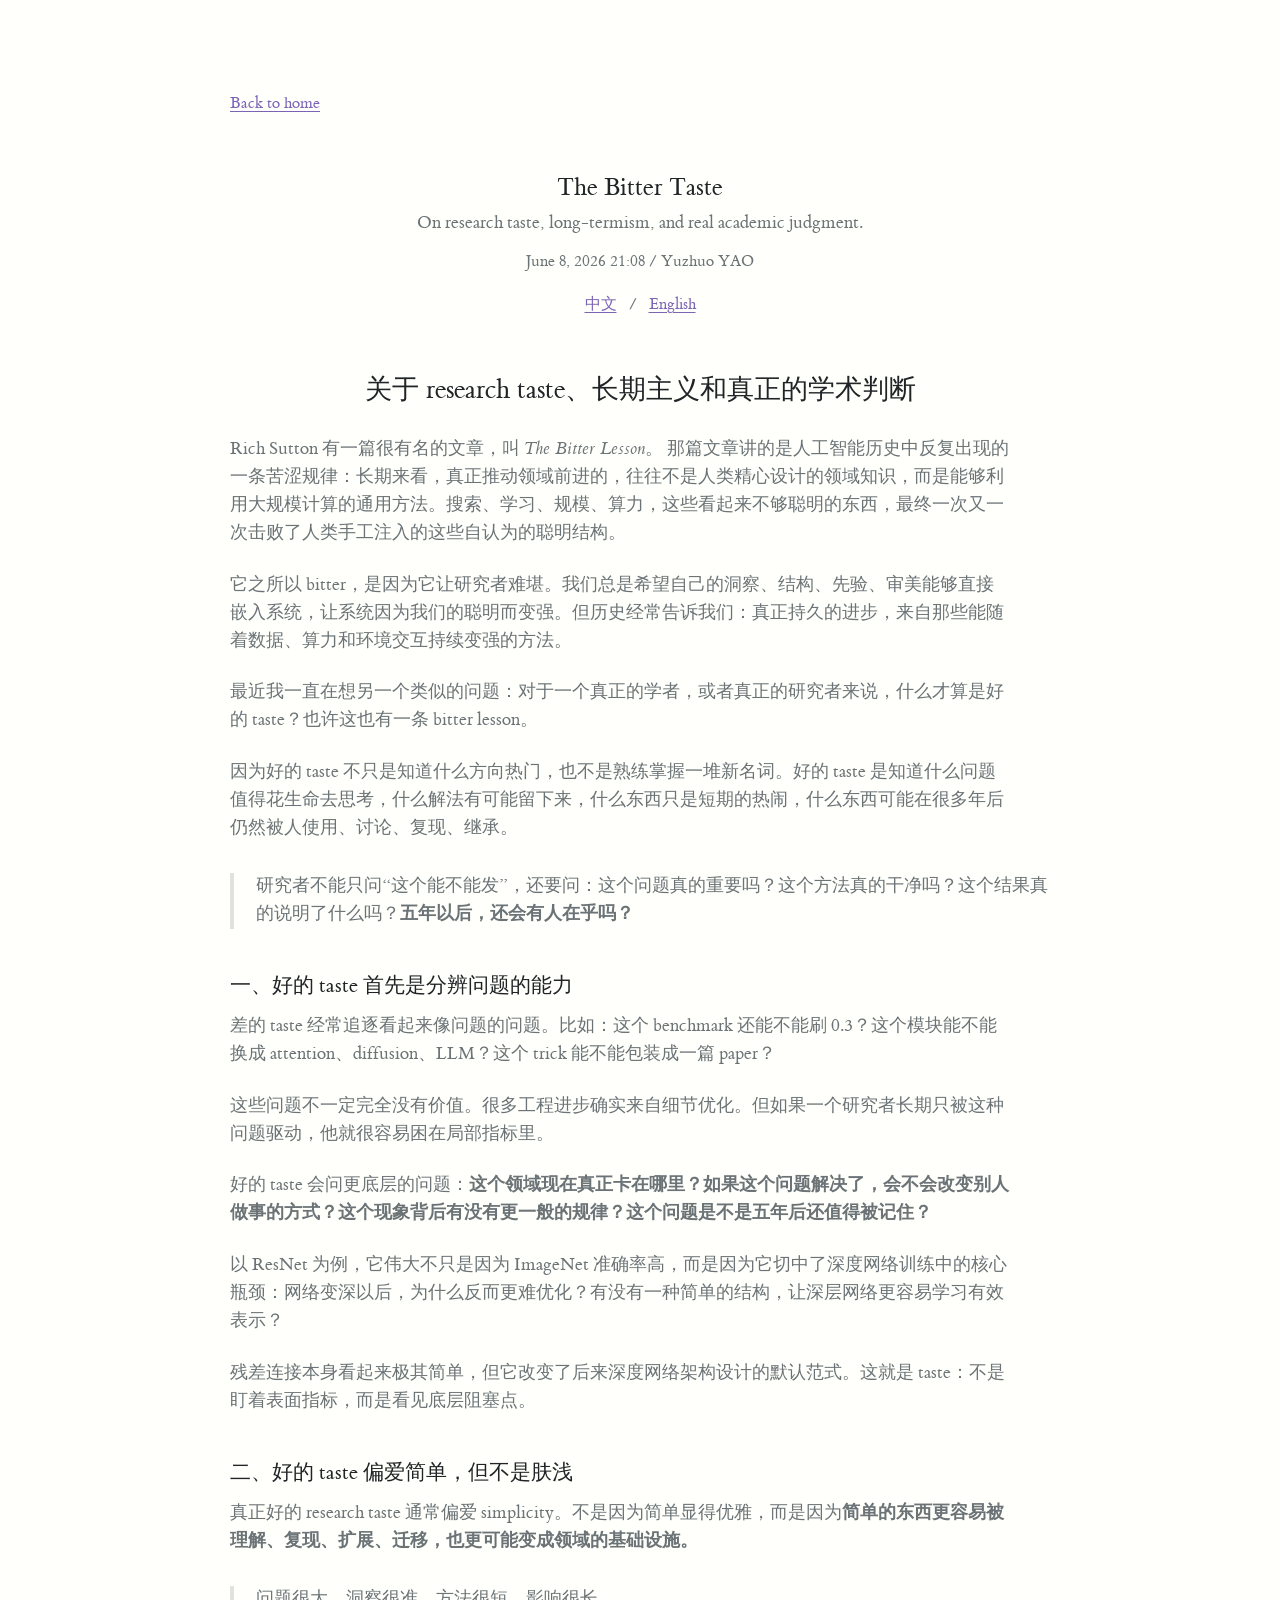
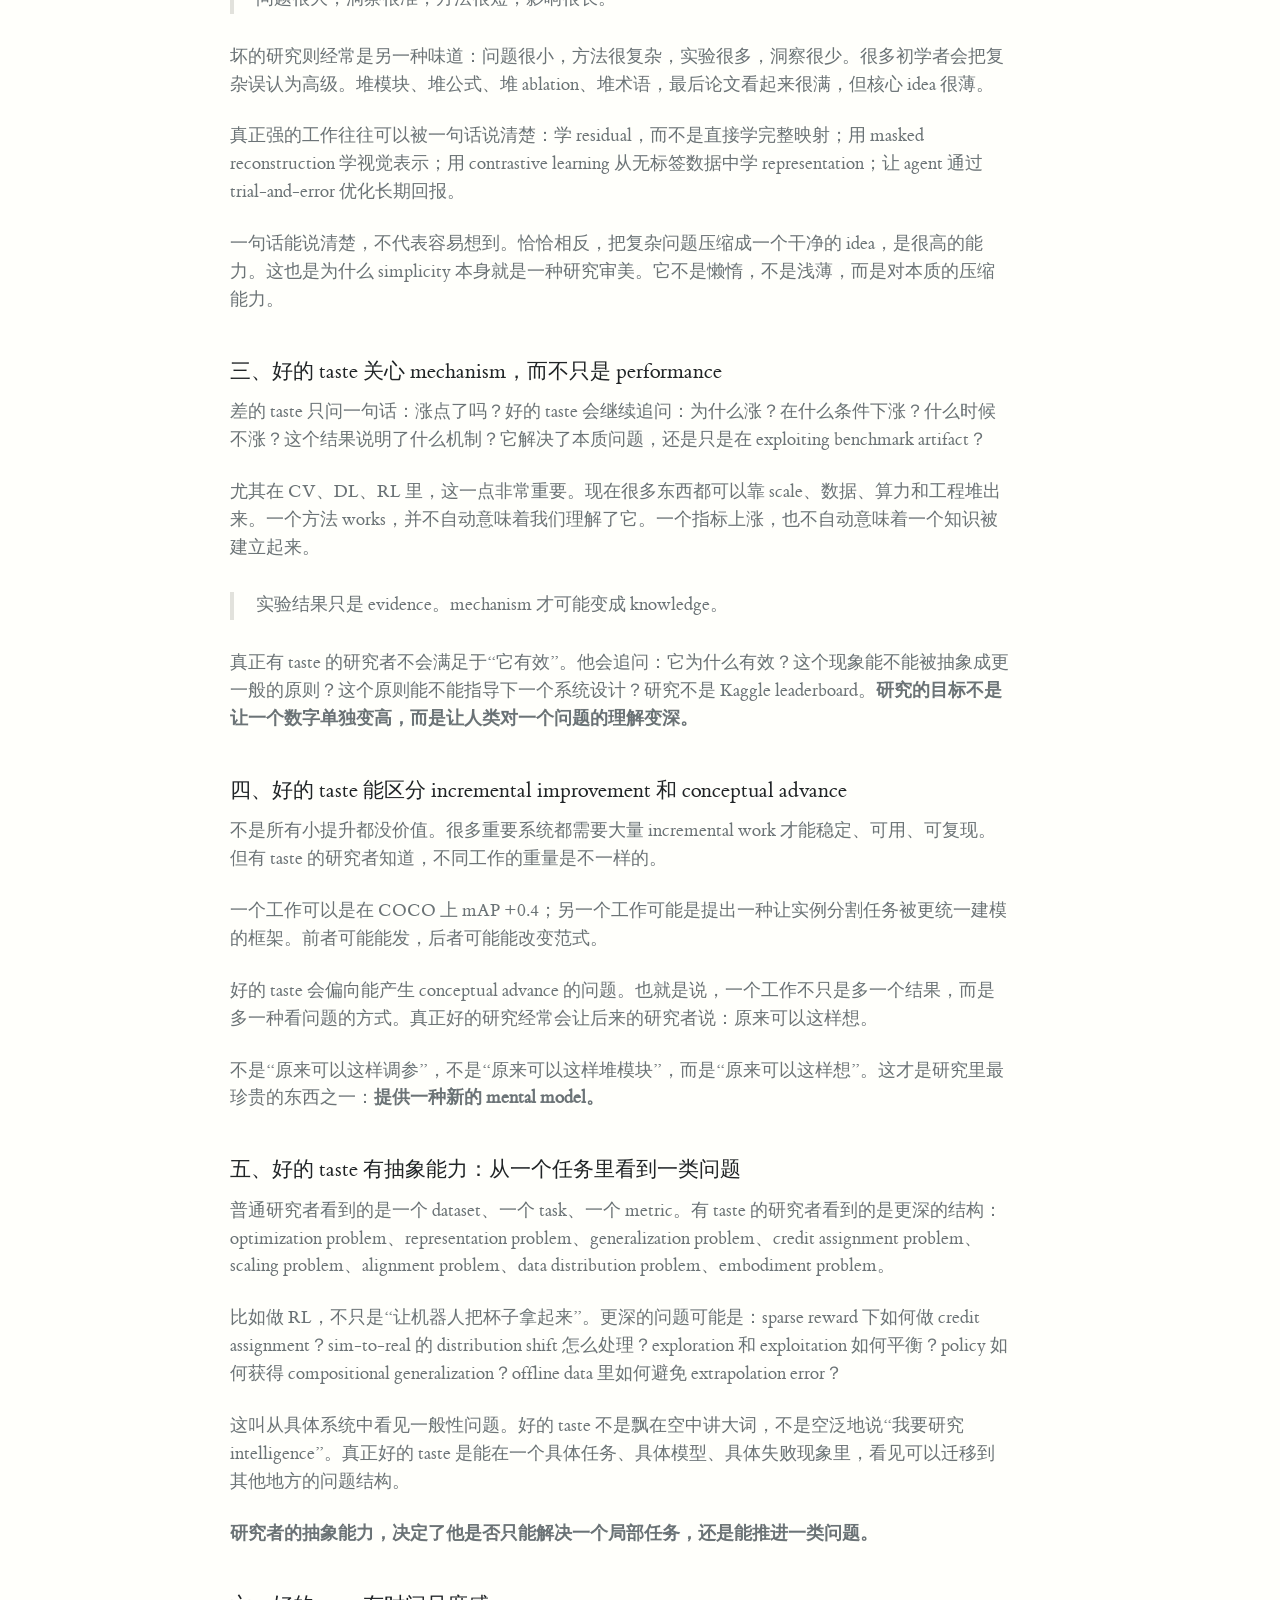
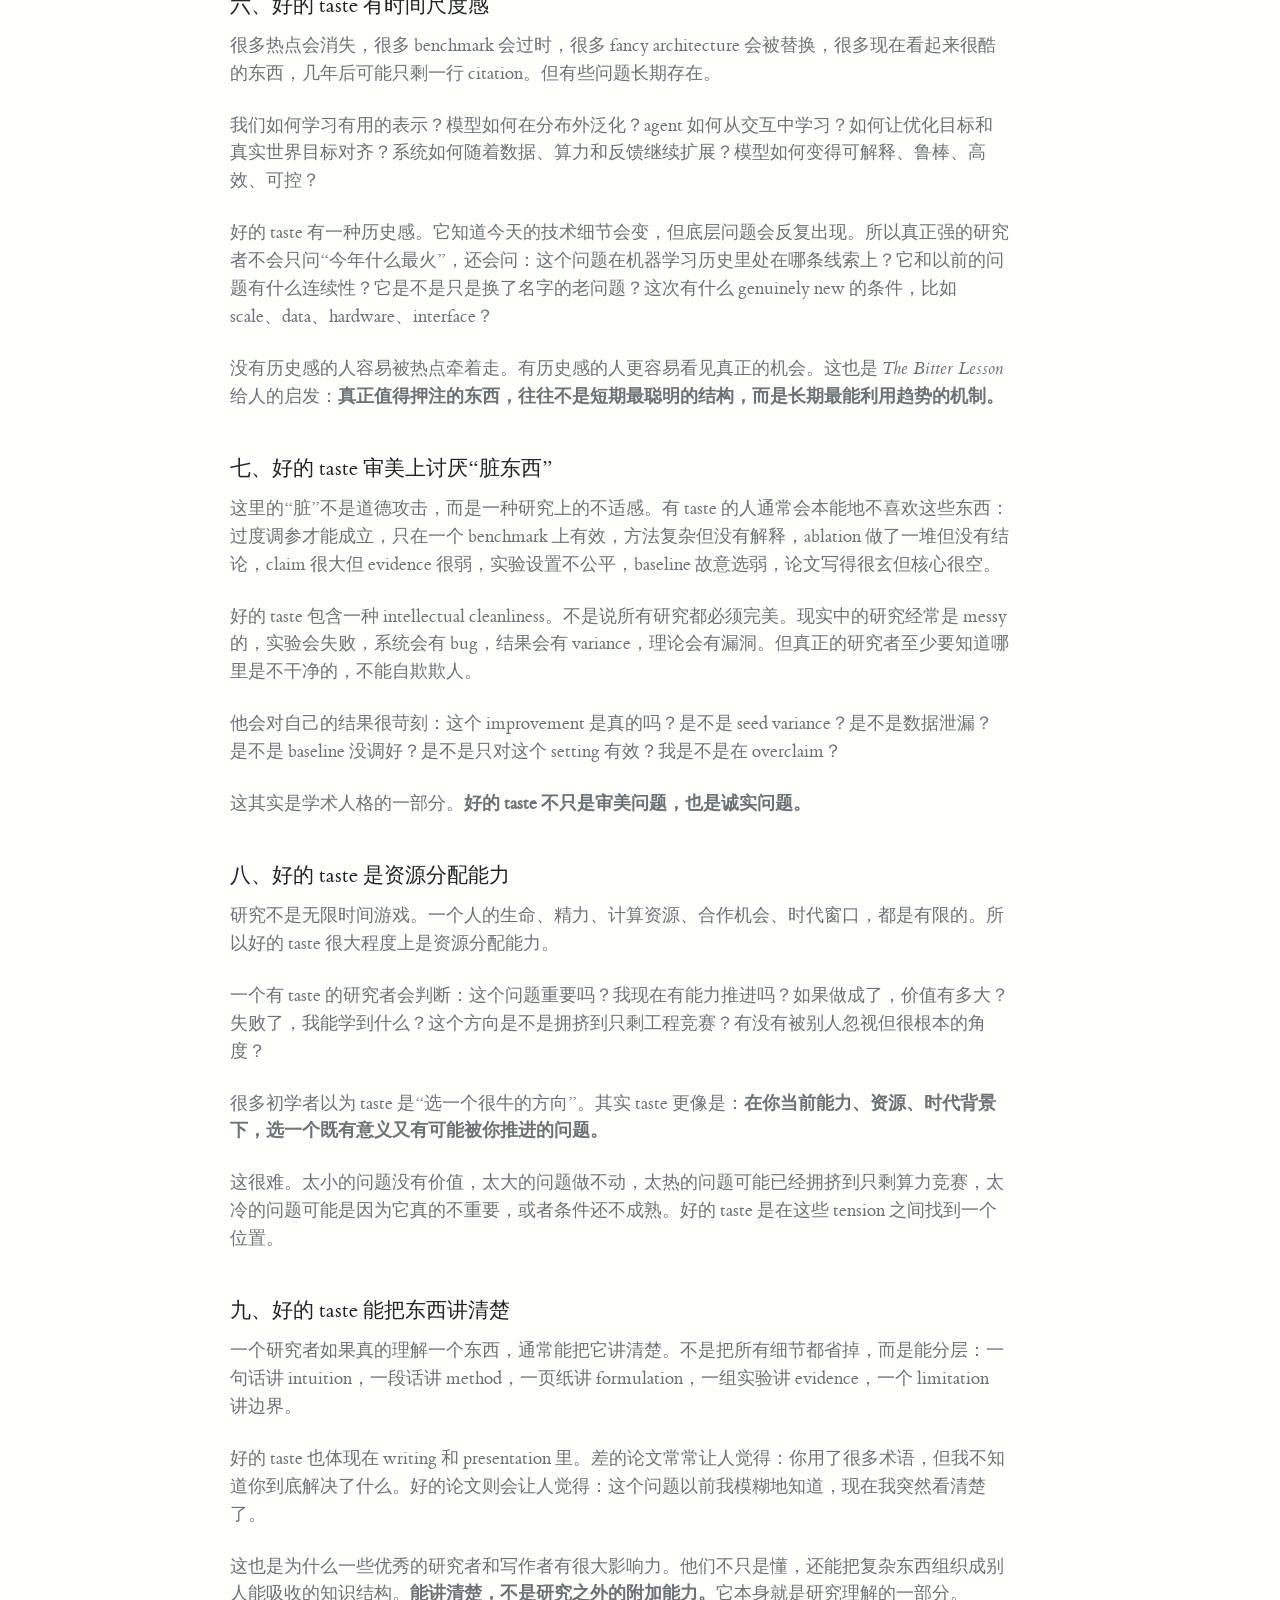
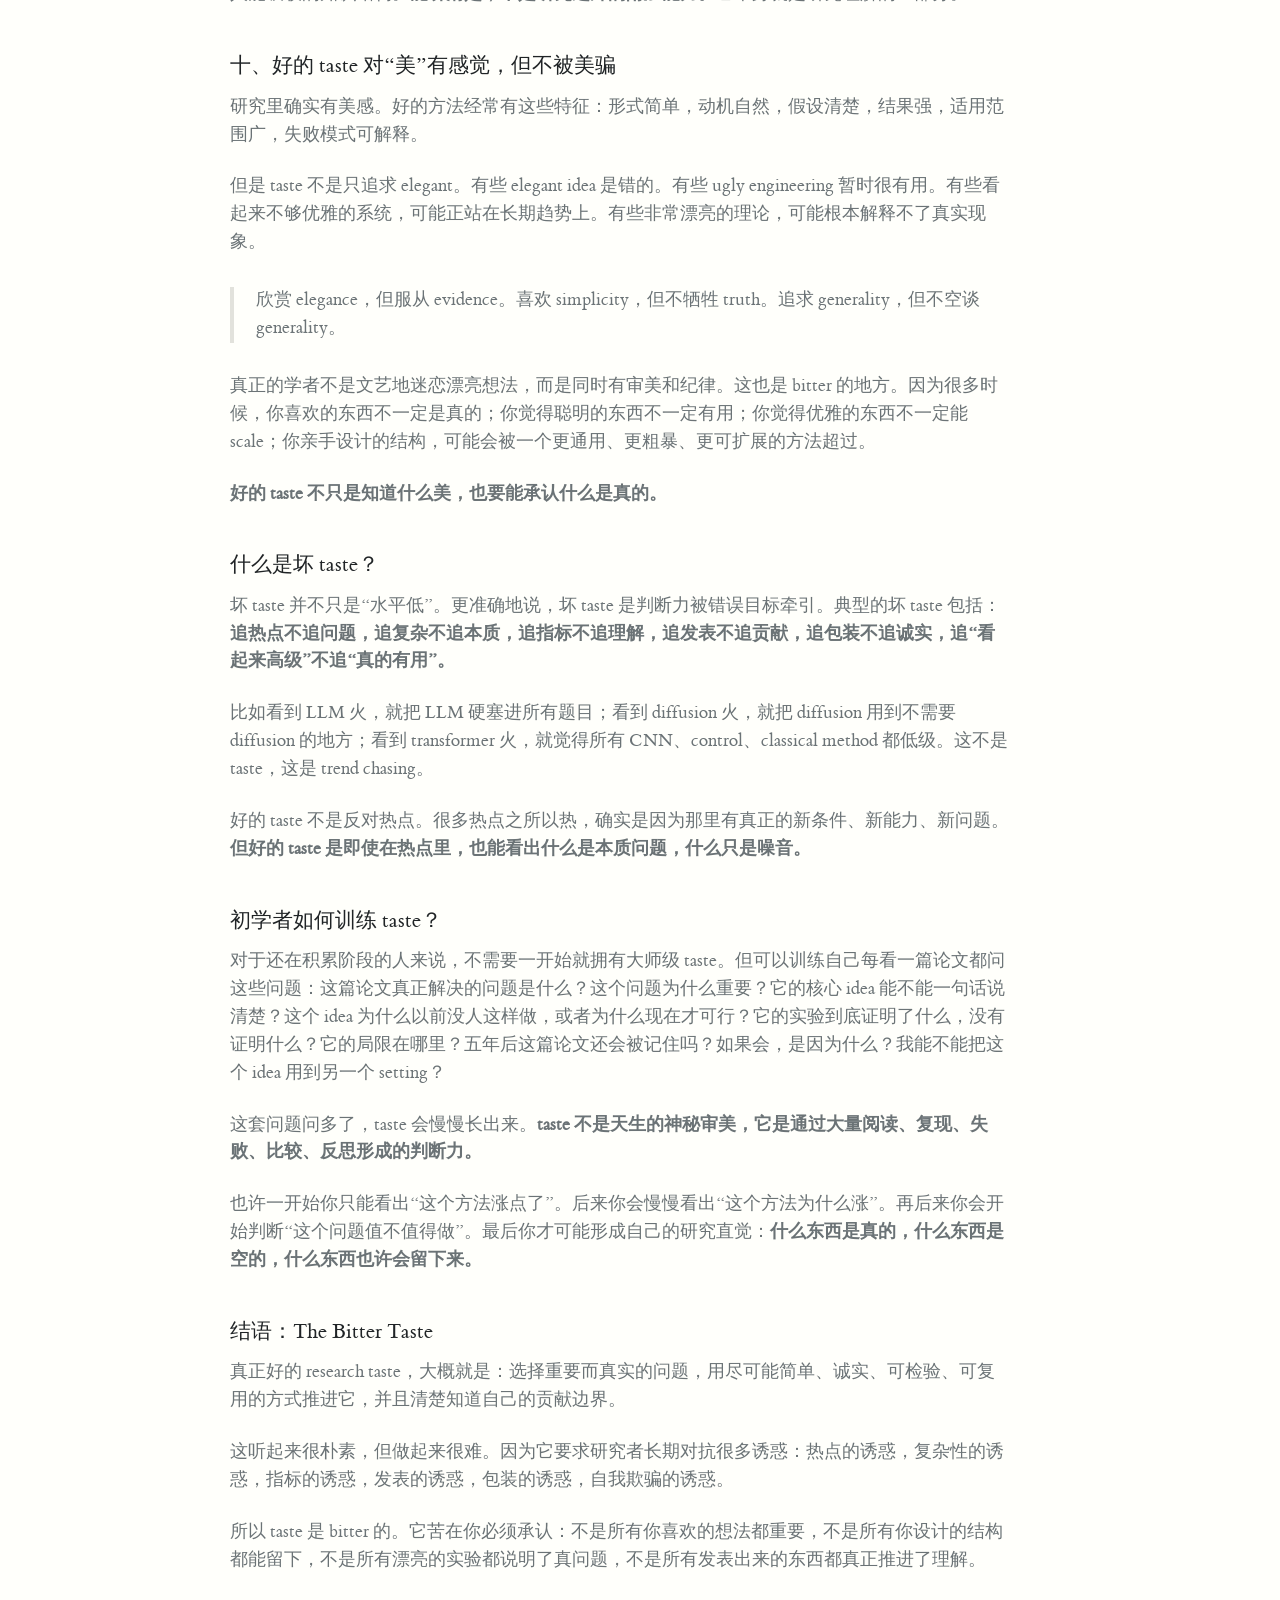
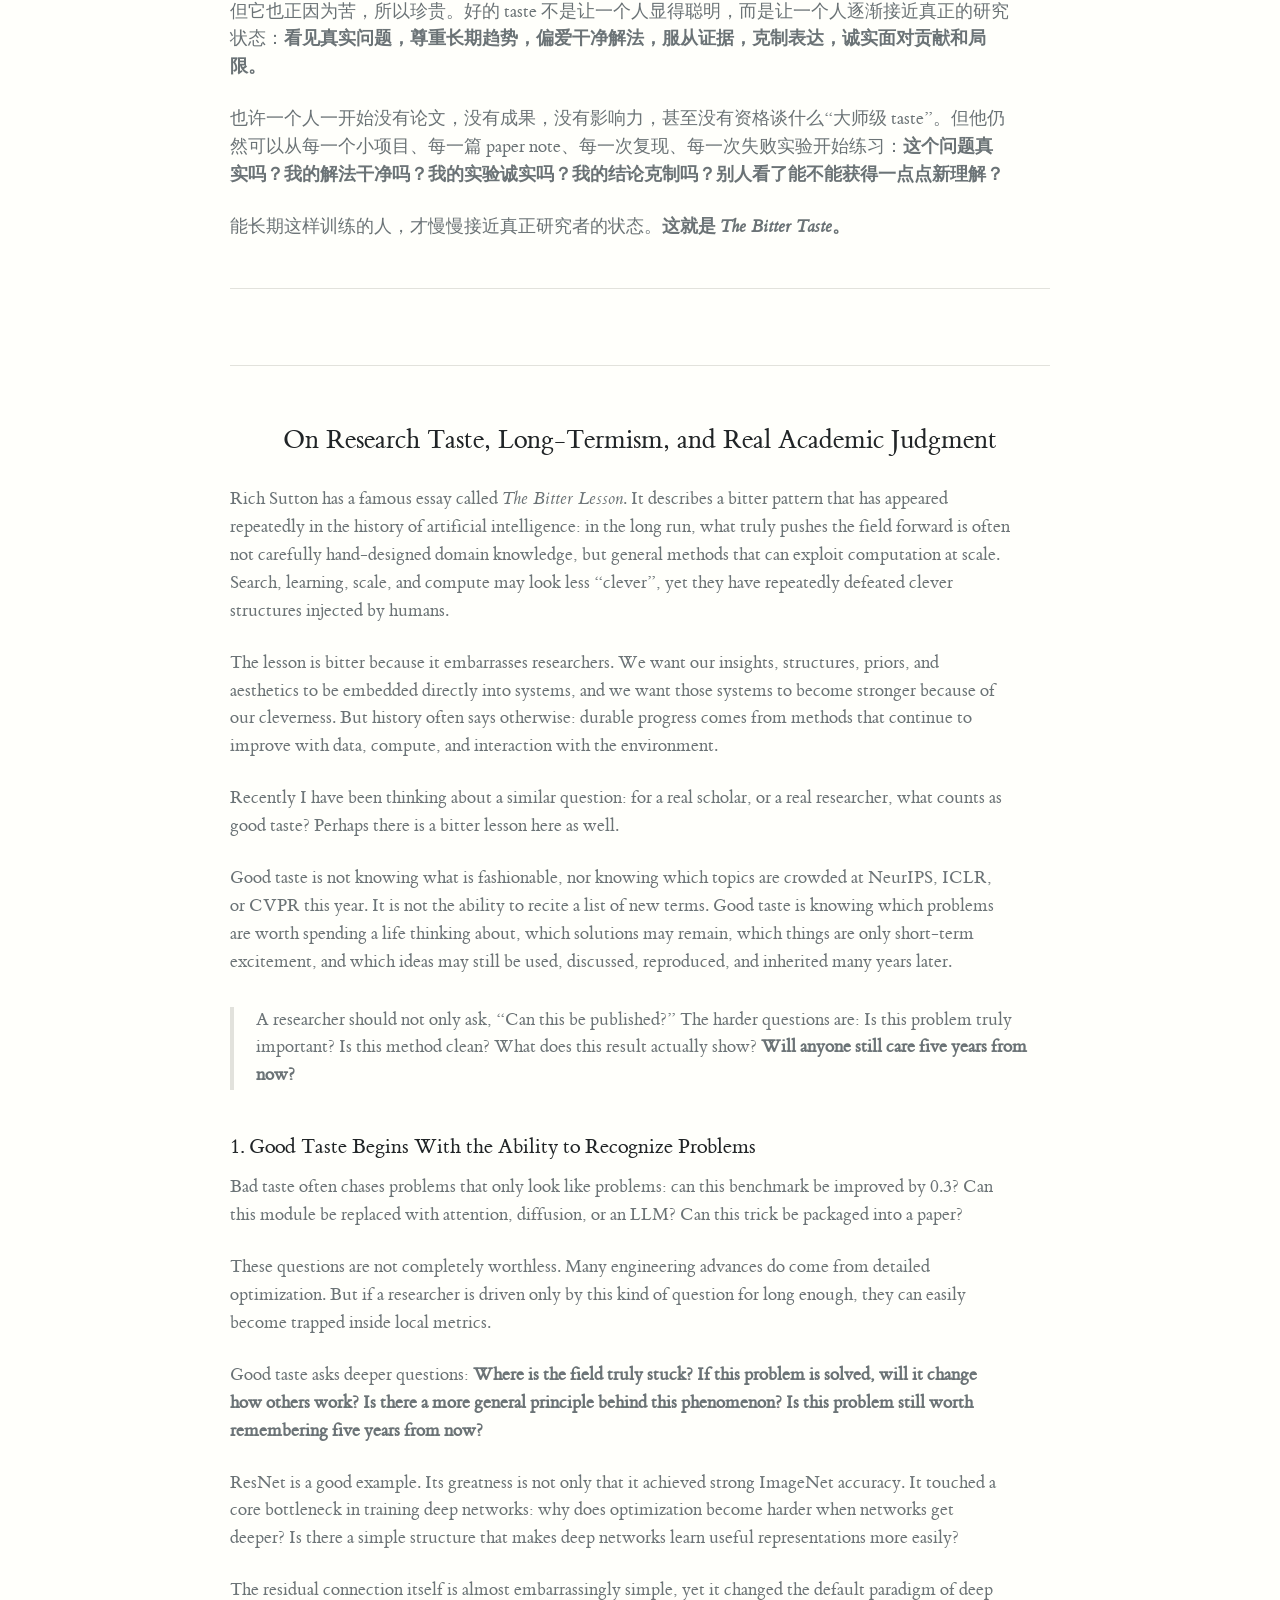
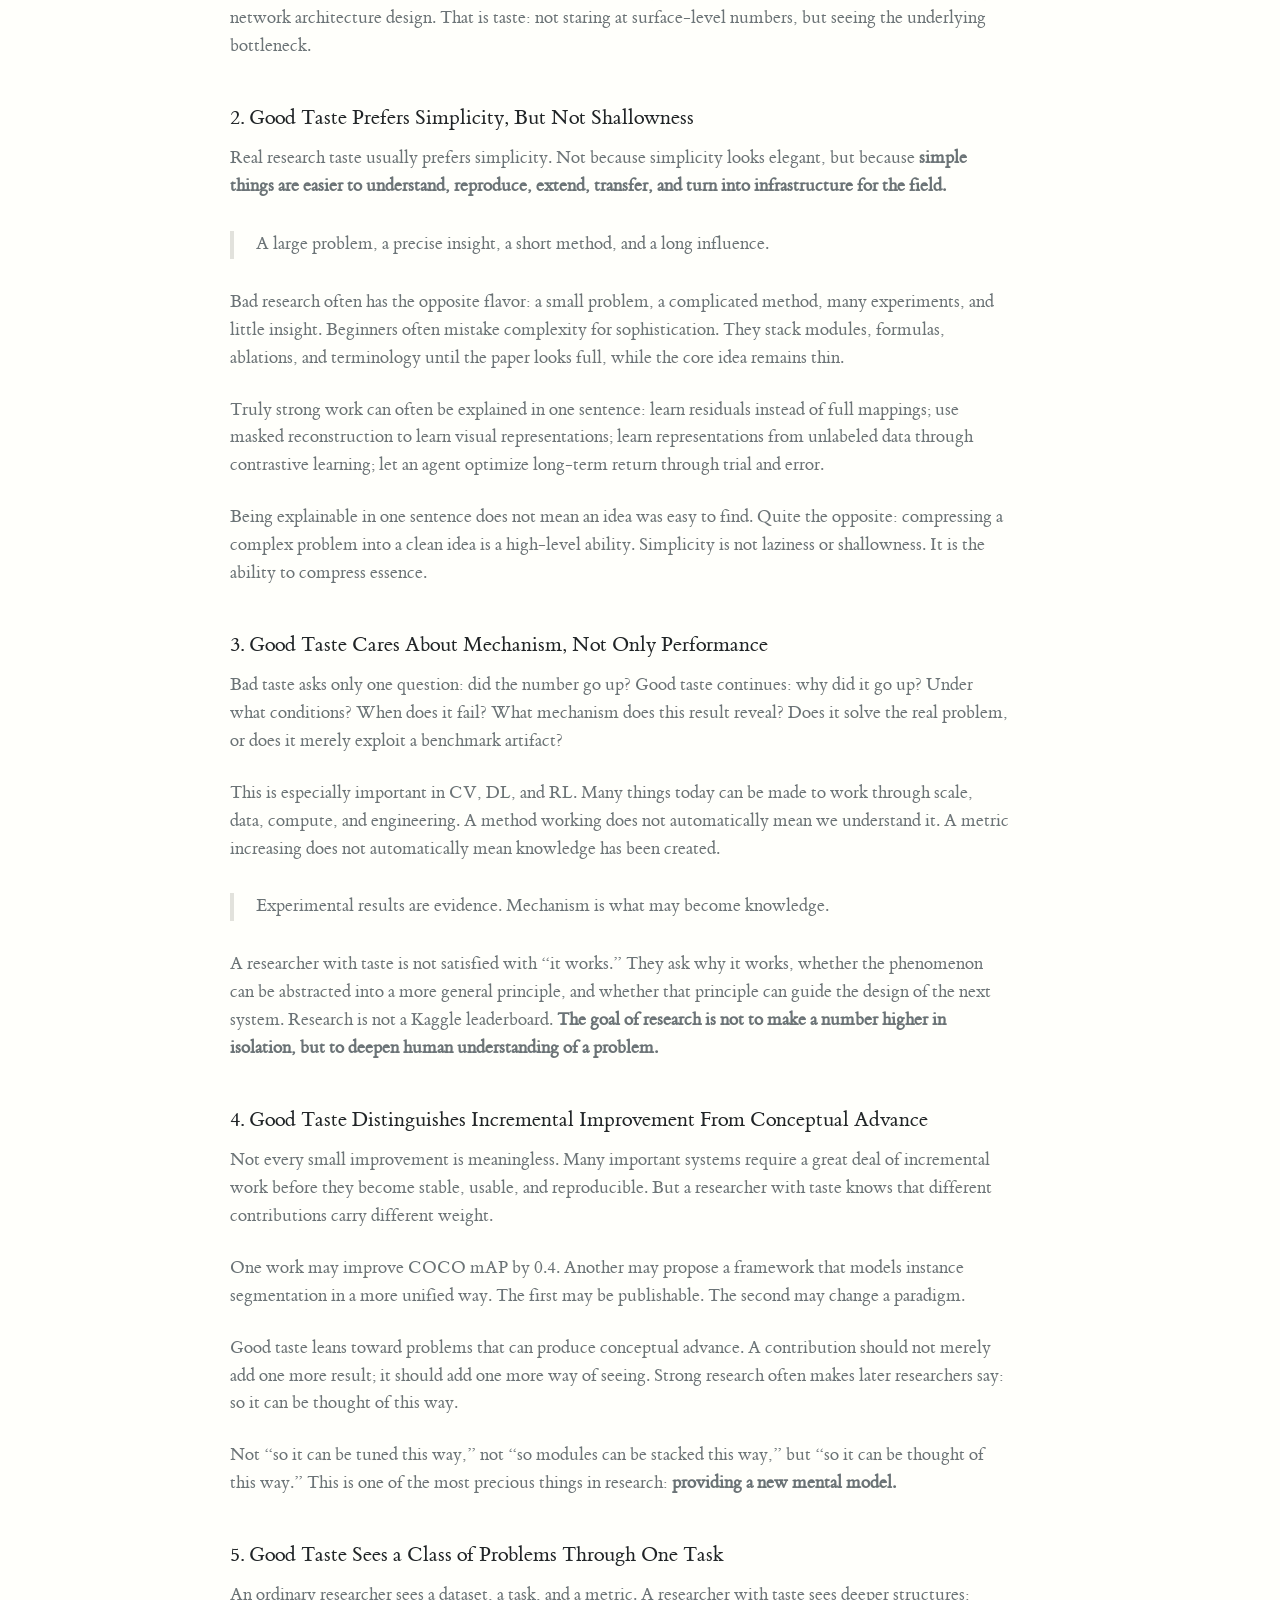
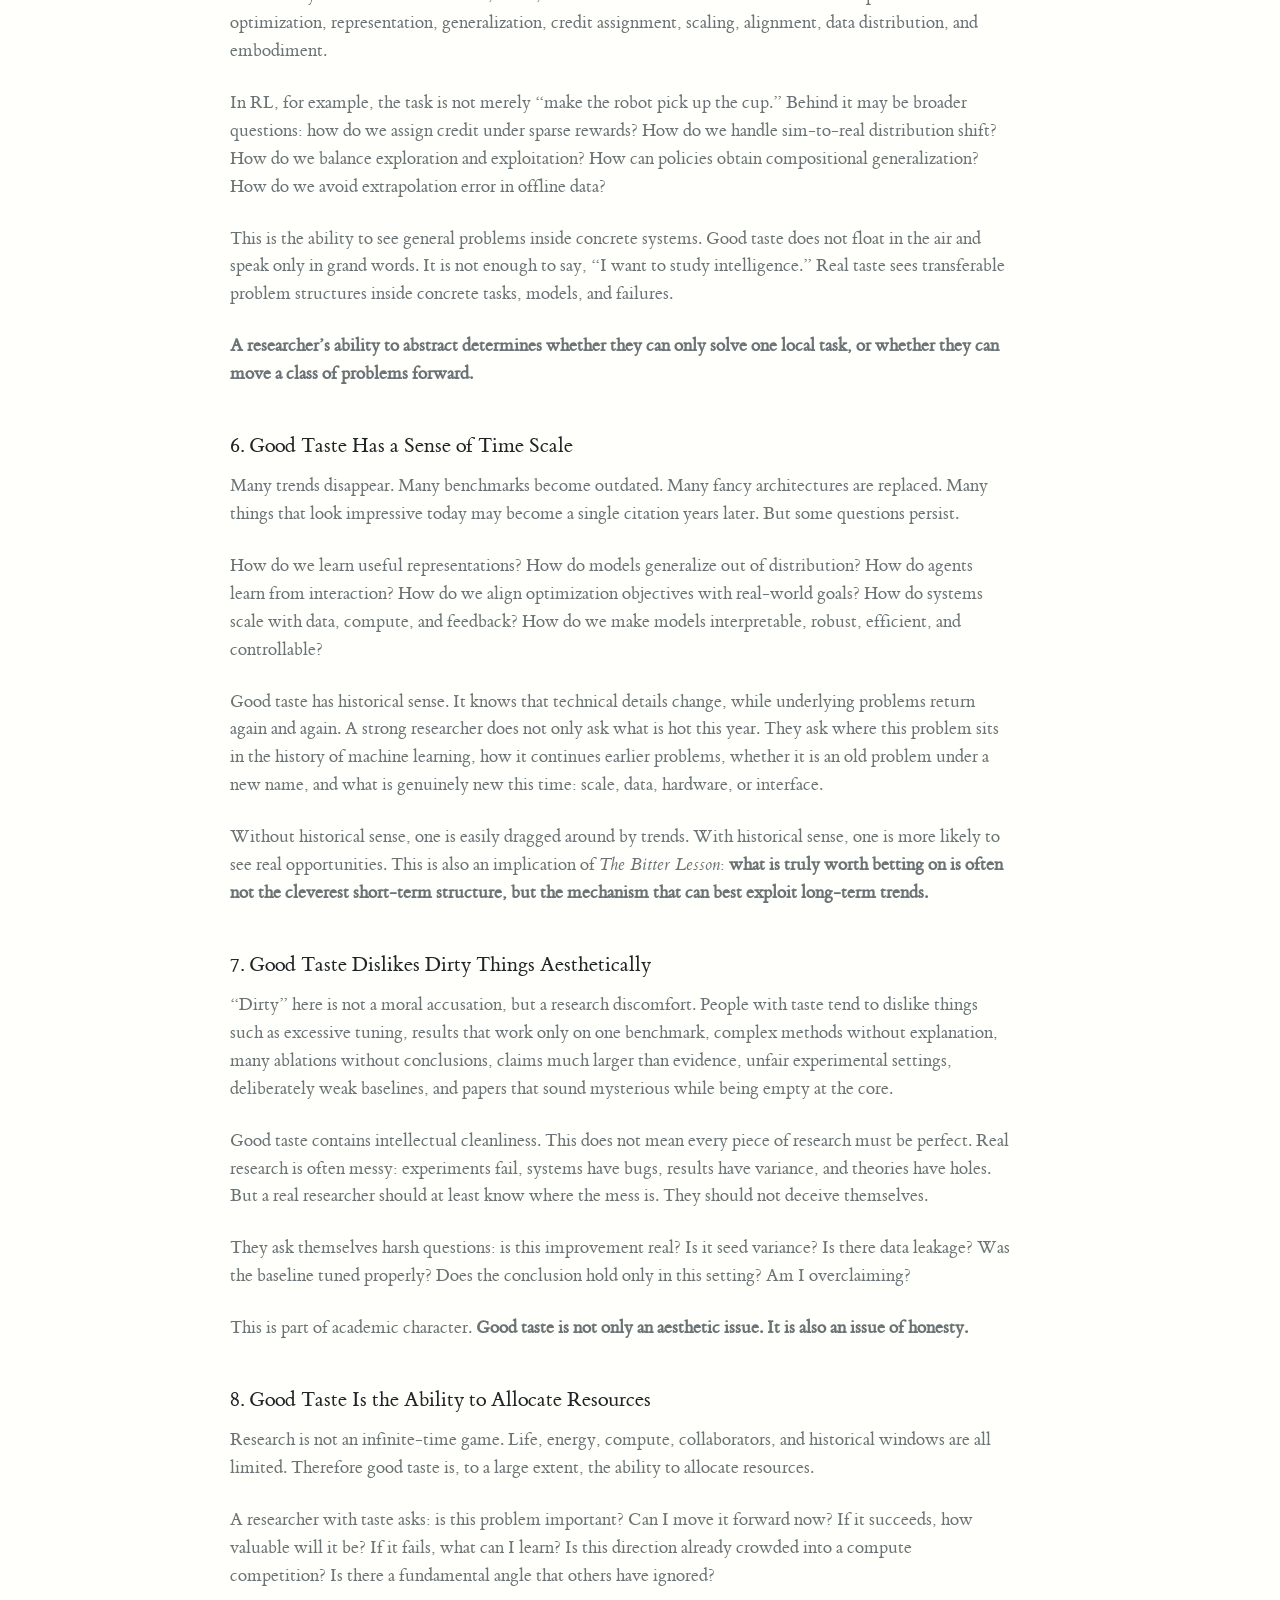
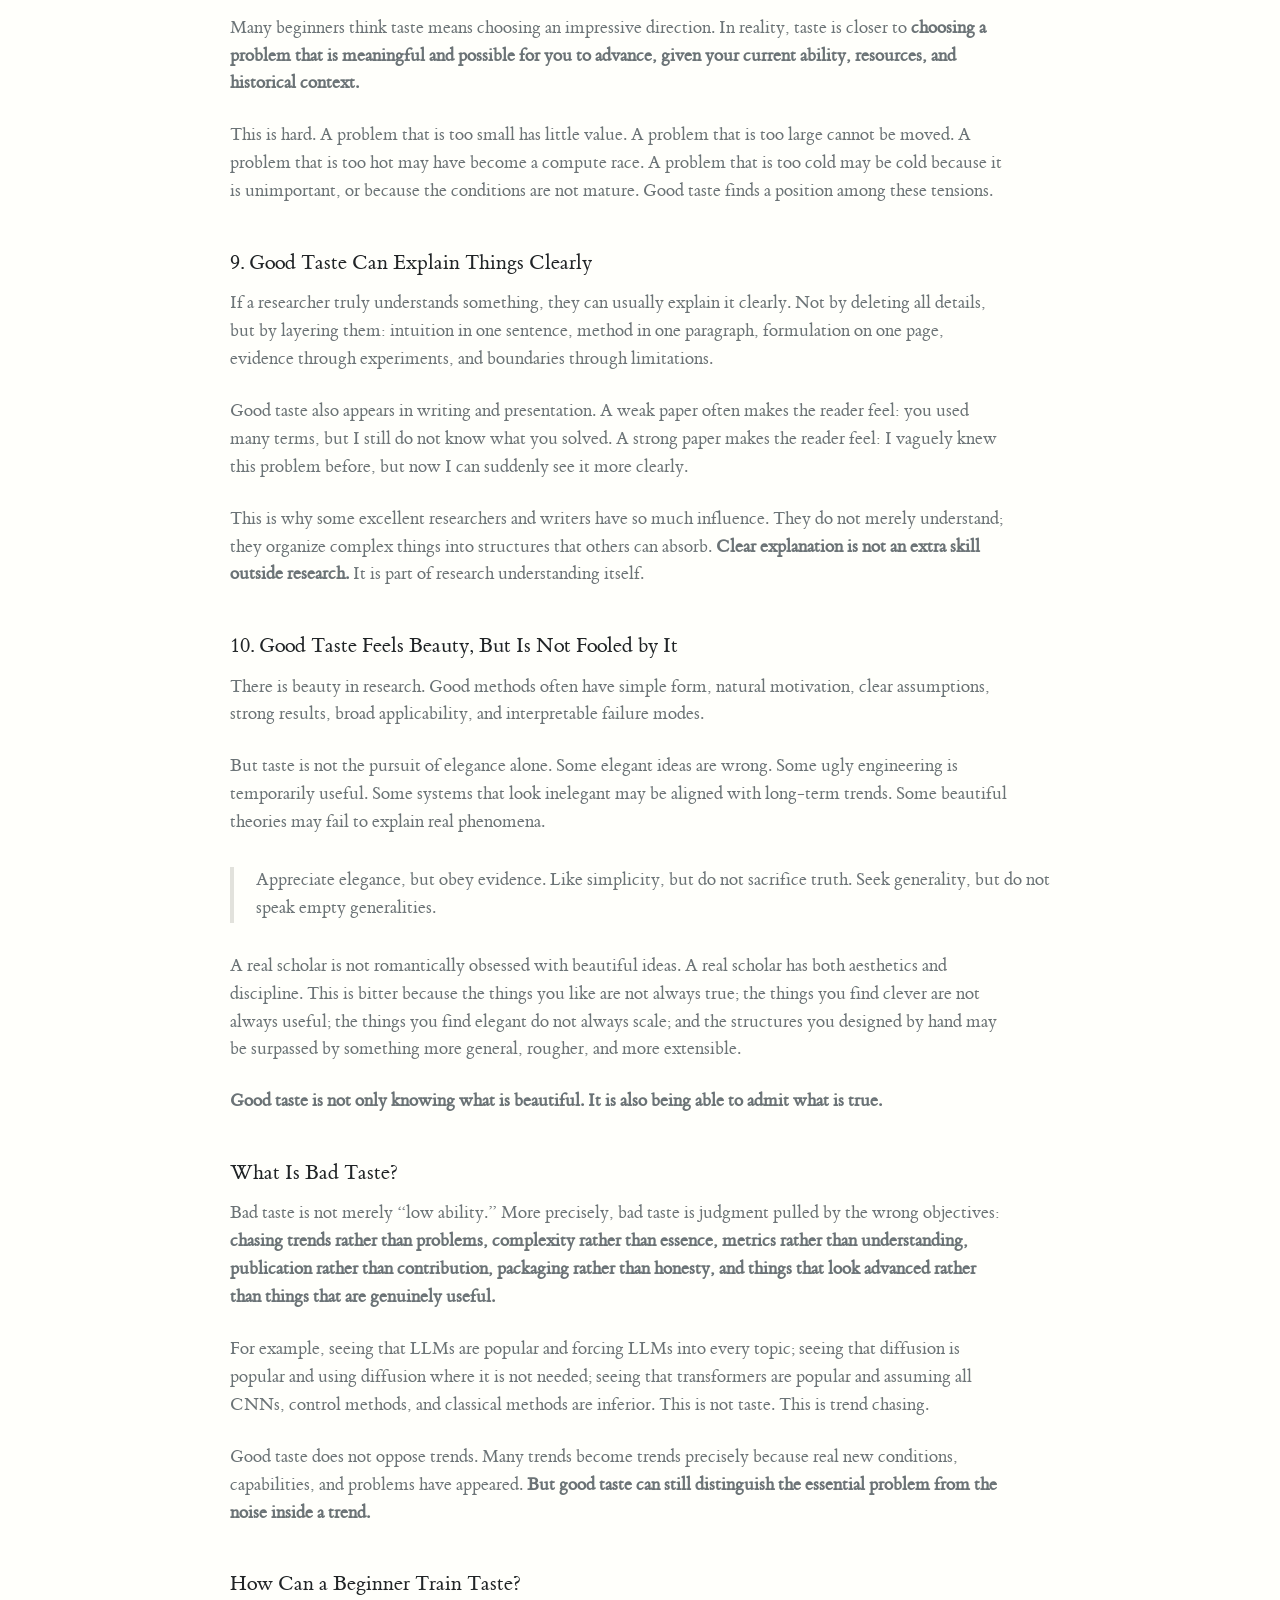
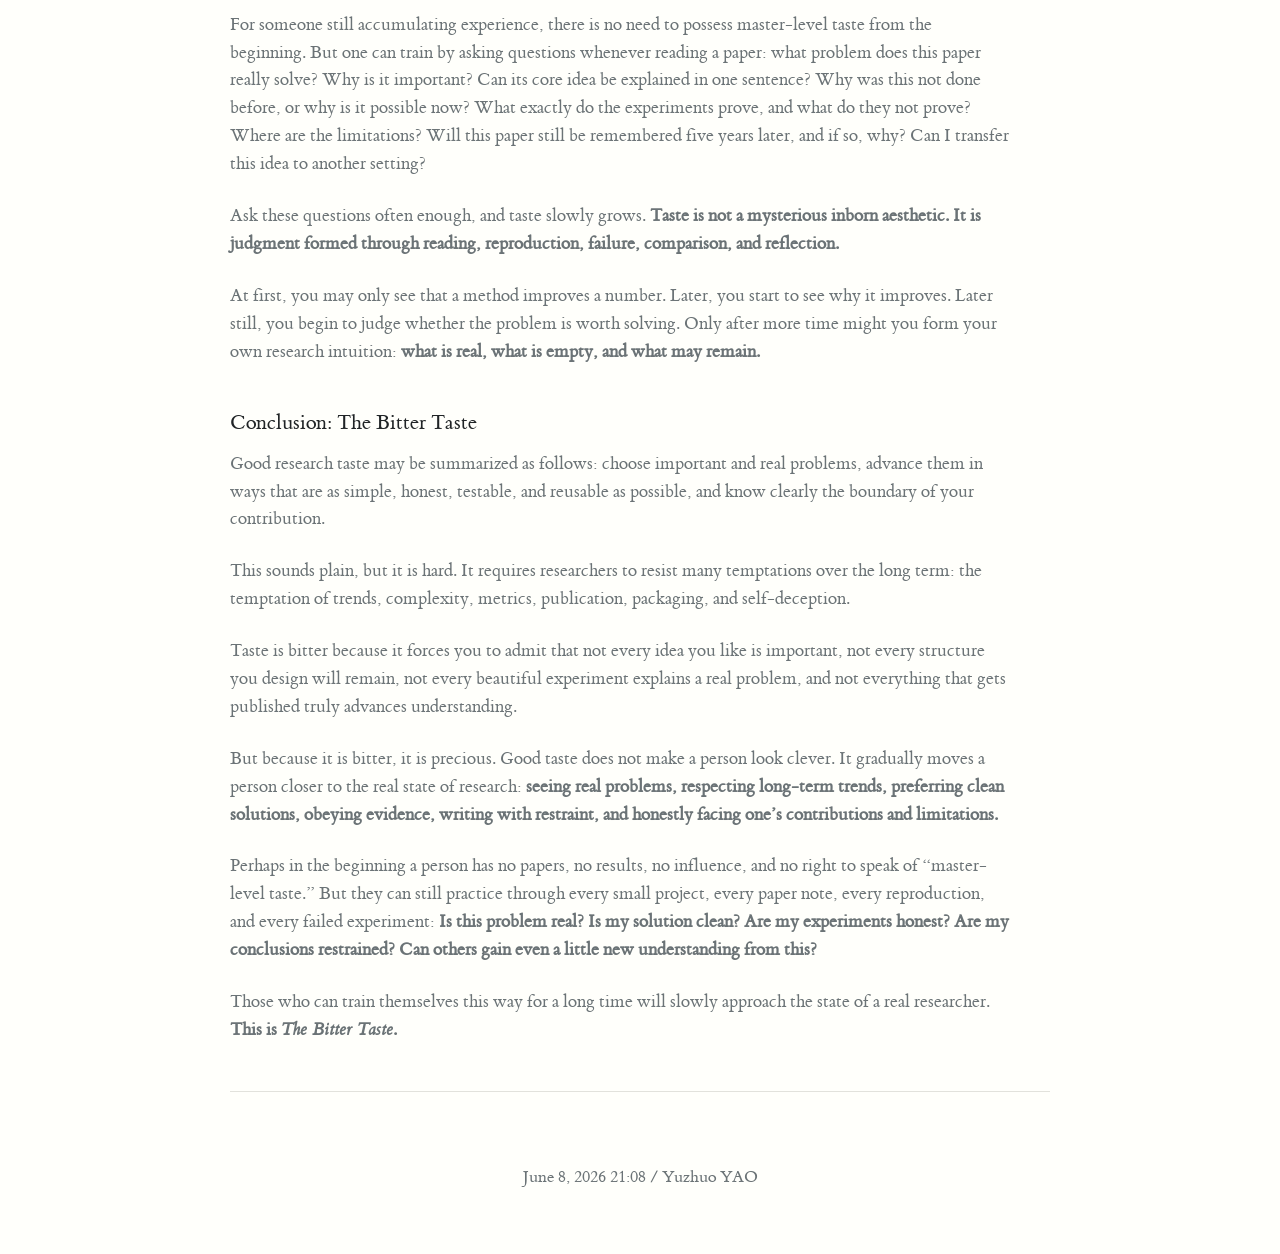
<file: github-io-homepage/articles/the-bitter-taste.html>
<!doctype html>
<html lang="en">
  <head>
    <meta charset="utf-8" />
    <meta name="viewport" content="width=device-width, initial-scale=1" />
    <meta
      name="description"
      content="The Bitter Taste, a bilingual essay by Yuzhuo YAO."
    />
    <title>The Bitter Taste / Yuzhuo YAO</title>
    <link rel="icon" href="../assets/favicon.svg" type="image/svg+xml" />
    <link rel="stylesheet" href="../styles.css" />
  </head>
  <body>
    <main class="page article-page">
      <nav class="article-nav" aria-label="Article navigation">
        <a href="../index.html">Back to home</a>
      </nav>

      <header class="essay-header">
        <h1>The Bitter Taste</h1>
        <p class="essay-subtitle">
          On research taste, long-termism, and real academic judgment.
        </p>
        <p class="essay-meta">June 8, 2026 21:08 / Yuzhuo YAO</p>
        <div class="language-switch" aria-label="Language switch">
          <a href="#zh">中文</a>
          <span>/</span>
          <a href="#en">English</a>
        </div>
      </header>

      <article id="zh" class="essay lang-section" lang="zh-CN">
        <h2>关于 research taste、长期主义和真正的学术判断</h2>

        <p>
          Rich Sutton 有一篇很有名的文章，叫 <em>The Bitter Lesson</em>。
          那篇文章讲的是人工智能历史中反复出现的一条苦涩规律：长期来看，真正推动领域前进的，往往不是人类精心设计的领域知识，而是能够利用大规模计算的通用方法。搜索、学习、规模、算力，这些看起来不够聪明的东西，最终一次又一次击败了人类手工注入的这些自认为的聪明结构。
        </p>
        <p>
          它之所以 bitter，是因为它让研究者难堪。我们总是希望自己的洞察、结构、先验、审美能够直接嵌入系统，让系统因为我们的聪明而变强。但历史经常告诉我们：真正持久的进步，来自那些能随着数据、算力和环境交互持续变强的方法。
        </p>
        <p>
          最近我一直在想另一个类似的问题：对于一个真正的学者，或者真正的研究者来说，什么才算是好的 taste？也许这也有一条 bitter lesson。
        </p>
        <p>
          因为好的 taste 不只是知道什么方向热门，也不是熟练掌握一堆新名词。好的 taste 是知道什么问题值得花生命去思考，什么解法有可能留下来，什么东西只是短期的热闹，什么东西可能在很多年后仍然被人使用、讨论、复现、继承。
        </p>
        <blockquote>
          研究者不能只问“这个能不能发”，还要问：这个问题真的重要吗？这个方法真的干净吗？这个结果真的说明了什么吗？<strong>五年以后，还会有人在乎吗？</strong>
        </blockquote>

        <h3>一、好的 taste 首先是分辨问题的能力</h3>
        <p>
          差的 taste 经常追逐看起来像问题的问题。比如：这个 benchmark 还能不能刷 0.3？这个模块能不能换成 attention、diffusion、LLM？这个 trick 能不能包装成一篇 paper？
        </p>
        <p>
          这些问题不一定完全没有价值。很多工程进步确实来自细节优化。但如果一个研究者长期只被这种问题驱动，他就很容易困在局部指标里。
        </p>
        <p>
          好的 taste 会问更底层的问题：<strong>这个领域现在真正卡在哪里？如果这个问题解决了，会不会改变别人做事的方式？这个现象背后有没有更一般的规律？这个问题是不是五年后还值得被记住？</strong>
        </p>
        <p>
          以 ResNet 为例，它伟大不只是因为 ImageNet 准确率高，而是因为它切中了深度网络训练中的核心瓶颈：网络变深以后，为什么反而更难优化？有没有一种简单的结构，让深层网络更容易学习有效表示？
        </p>
        <p>
          残差连接本身看起来极其简单，但它改变了后来深度网络架构设计的默认范式。这就是 taste：不是盯着表面指标，而是看见底层阻塞点。
        </p>

        <h3>二、好的 taste 偏爱简单，但不是肤浅</h3>
        <p>
          真正好的 research taste 通常偏爱 simplicity。不是因为简单显得优雅，而是因为<strong>简单的东西更容易被理解、复现、扩展、迁移，也更可能变成领域的基础设施。</strong>
        </p>
        <blockquote>
          问题很大，洞察很准，方法很短，影响很长。
        </blockquote>
        <p>
          坏的研究则经常是另一种味道：问题很小，方法很复杂，实验很多，洞察很少。很多初学者会把复杂误认为高级。堆模块、堆公式、堆 ablation、堆术语，最后论文看起来很满，但核心 idea 很薄。
        </p>
        <p>
          真正强的工作往往可以被一句话说清楚：学 residual，而不是直接学完整映射；用 masked reconstruction 学视觉表示；用 contrastive learning 从无标签数据中学 representation；让 agent 通过 trial-and-error 优化长期回报。
        </p>
        <p>
          一句话能说清楚，不代表容易想到。恰恰相反，把复杂问题压缩成一个干净的 idea，是很高的能力。这也是为什么 simplicity 本身就是一种研究审美。它不是懒惰，不是浅薄，而是对本质的压缩能力。
        </p>

        <h3>三、好的 taste 关心 mechanism，而不只是 performance</h3>
        <p>
          差的 taste 只问一句话：涨点了吗？好的 taste 会继续追问：为什么涨？在什么条件下涨？什么时候不涨？这个结果说明了什么机制？它解决了本质问题，还是只是在 exploiting benchmark artifact？
        </p>
        <p>
          尤其在 CV、DL、RL 里，这一点非常重要。现在很多东西都可以靠 scale、数据、算力和工程堆出来。一个方法 works，并不自动意味着我们理解了它。一个指标上涨，也不自动意味着一个知识被建立起来。
        </p>
        <blockquote>
          实验结果只是 evidence。mechanism 才可能变成 knowledge。
        </blockquote>
        <p>
          真正有 taste 的研究者不会满足于“它有效”。他会追问：它为什么有效？这个现象能不能被抽象成更一般的原则？这个原则能不能指导下一个系统设计？研究不是 Kaggle leaderboard。<strong>研究的目标不是让一个数字单独变高，而是让人类对一个问题的理解变深。</strong>
        </p>

        <h3>四、好的 taste 能区分 incremental improvement 和 conceptual advance</h3>
        <p>
          不是所有小提升都没价值。很多重要系统都需要大量 incremental work 才能稳定、可用、可复现。但有 taste 的研究者知道，不同工作的重量是不一样的。
        </p>
        <p>
          一个工作可以是在 COCO 上 mAP +0.4；另一个工作可能是提出一种让实例分割任务被更统一建模的框架。前者可能能发，后者可能能改变范式。
        </p>
        <p>
          好的 taste 会偏向能产生 conceptual advance 的问题。也就是说，一个工作不只是多一个结果，而是多一种看问题的方式。真正好的研究经常会让后来的研究者说：原来可以这样想。
        </p>
        <p>
          不是“原来可以这样调参”，不是“原来可以这样堆模块”，而是“原来可以这样想”。这才是研究里最珍贵的东西之一：<strong>提供一种新的 mental model。</strong>
        </p>

        <h3>五、好的 taste 有抽象能力：从一个任务里看到一类问题</h3>
        <p>
          普通研究者看到的是一个 dataset、一个 task、一个 metric。有 taste 的研究者看到的是更深的结构：optimization problem、representation problem、generalization problem、credit assignment problem、scaling problem、alignment problem、data distribution problem、embodiment problem。
        </p>
        <p>
          比如做 RL，不只是“让机器人把杯子拿起来”。更深的问题可能是：sparse reward 下如何做 credit assignment？sim-to-real 的 distribution shift 怎么处理？exploration 和 exploitation 如何平衡？policy 如何获得 compositional generalization？offline data 里如何避免 extrapolation error？
        </p>
        <p>
          这叫从具体系统中看见一般性问题。好的 taste 不是飘在空中讲大词，不是空泛地说“我要研究 intelligence”。真正好的 taste 是能在一个具体任务、具体模型、具体失败现象里，看见可以迁移到其他地方的问题结构。
        </p>
        <p>
          <strong>研究者的抽象能力，决定了他是否只能解决一个局部任务，还是能推进一类问题。</strong>
        </p>

        <h3>六、好的 taste 有时间尺度感</h3>
        <p>
          很多热点会消失，很多 benchmark 会过时，很多 fancy architecture 会被替换，很多现在看起来很酷的东西，几年后可能只剩一行 citation。但有些问题长期存在。
        </p>
        <p>
          我们如何学习有用的表示？模型如何在分布外泛化？agent 如何从交互中学习？如何让优化目标和真实世界目标对齐？系统如何随着数据、算力和反馈继续扩展？模型如何变得可解释、鲁棒、高效、可控？
        </p>
        <p>
          好的 taste 有一种历史感。它知道今天的技术细节会变，但底层问题会反复出现。所以真正强的研究者不会只问“今年什么最火”，还会问：这个问题在机器学习历史里处在哪条线索上？它和以前的问题有什么连续性？它是不是只是换了名字的老问题？这次有什么 genuinely new 的条件，比如 scale、data、hardware、interface？
        </p>
        <p>
          没有历史感的人容易被热点牵着走。有历史感的人更容易看见真正的机会。这也是 <em>The Bitter Lesson</em> 给人的启发：<strong>真正值得押注的东西，往往不是短期最聪明的结构，而是长期最能利用趋势的机制。</strong>
        </p>

        <h3>七、好的 taste 审美上讨厌“脏东西”</h3>
        <p>
          这里的“脏”不是道德攻击，而是一种研究上的不适感。有 taste 的人通常会本能地不喜欢这些东西：过度调参才能成立，只在一个 benchmark 上有效，方法复杂但没有解释，ablation 做了一堆但没有结论，claim 很大但 evidence 很弱，实验设置不公平，baseline 故意选弱，论文写得很玄但核心很空。
        </p>
        <p>
          好的 taste 包含一种 intellectual cleanliness。不是说所有研究都必须完美。现实中的研究经常是 messy 的，实验会失败，系统会有 bug，结果会有 variance，理论会有漏洞。但真正的研究者至少要知道哪里是不干净的，不能自欺欺人。
        </p>
        <p>
          他会对自己的结果很苛刻：这个 improvement 是真的吗？是不是 seed variance？是不是数据泄漏？是不是 baseline 没调好？是不是只对这个 setting 有效？我是不是在 overclaim？
        </p>
        <p>
          这其实是学术人格的一部分。<strong>好的 taste 不只是审美问题，也是诚实问题。</strong>
        </p>

        <h3>八、好的 taste 是资源分配能力</h3>
        <p>
          研究不是无限时间游戏。一个人的生命、精力、计算资源、合作机会、时代窗口，都是有限的。所以好的 taste 很大程度上是资源分配能力。
        </p>
        <p>
          一个有 taste 的研究者会判断：这个问题重要吗？我现在有能力推进吗？如果做成了，价值有多大？失败了，我能学到什么？这个方向是不是拥挤到只剩工程竞赛？有没有被别人忽视但很根本的角度？
        </p>
        <p>
          很多初学者以为 taste 是“选一个很牛的方向”。其实 taste 更像是：<strong>在你当前能力、资源、时代背景下，选一个既有意义又有可能被你推进的问题。</strong>
        </p>
        <p>
          这很难。太小的问题没有价值，太大的问题做不动，太热的问题可能已经拥挤到只剩算力竞赛，太冷的问题可能是因为它真的不重要，或者条件还不成熟。好的 taste 是在这些 tension 之间找到一个位置。
        </p>

        <h3>九、好的 taste 能把东西讲清楚</h3>
        <p>
          一个研究者如果真的理解一个东西，通常能把它讲清楚。不是把所有细节都省掉，而是能分层：一句话讲 intuition，一段话讲 method，一页纸讲 formulation，一组实验讲 evidence，一个 limitation 讲边界。
        </p>
        <p>
          好的 taste 也体现在 writing 和 presentation 里。差的论文常常让人觉得：你用了很多术语，但我不知道你到底解决了什么。好的论文则会让人觉得：这个问题以前我模糊地知道，现在我突然看清楚了。
        </p>
        <p>
          这也是为什么一些优秀的研究者和写作者有很大影响力。他们不只是懂，还能把复杂东西组织成别人能吸收的知识结构。<strong>能讲清楚，不是研究之外的附加能力。</strong>它本身就是研究理解的一部分。
        </p>

        <h3>十、好的 taste 对“美”有感觉，但不被美骗</h3>
        <p>
          研究里确实有美感。好的方法经常有这些特征：形式简单，动机自然，假设清楚，结果强，适用范围广，失败模式可解释。
        </p>
        <p>
          但是 taste 不是只追求 elegant。有些 elegant idea 是错的。有些 ugly engineering 暂时很有用。有些看起来不够优雅的系统，可能正站在长期趋势上。有些非常漂亮的理论，可能根本解释不了真实现象。
        </p>
        <blockquote>
          欣赏 elegance，但服从 evidence。喜欢 simplicity，但不牺牲 truth。追求 generality，但不空谈 generality。
        </blockquote>
        <p>
          真正的学者不是文艺地迷恋漂亮想法，而是同时有审美和纪律。这也是 bitter 的地方。因为很多时候，你喜欢的东西不一定是真的；你觉得聪明的东西不一定有用；你觉得优雅的东西不一定能 scale；你亲手设计的结构，可能会被一个更通用、更粗暴、更可扩展的方法超过。
        </p>
        <p>
          <strong>好的 taste 不只是知道什么美，也要能承认什么是真的。</strong>
        </p>

        <h3>什么是坏 taste？</h3>
        <p>
          坏 taste 并不只是“水平低”。更准确地说，坏 taste 是判断力被错误目标牵引。典型的坏 taste 包括：<strong>追热点不追问题，追复杂不追本质，追指标不追理解，追发表不追贡献，追包装不追诚实，追“看起来高级”不追“真的有用”。</strong>
        </p>
        <p>
          比如看到 LLM 火，就把 LLM 硬塞进所有题目；看到 diffusion 火，就把 diffusion 用到不需要 diffusion 的地方；看到 transformer 火，就觉得所有 CNN、control、classical method 都低级。这不是 taste，这是 trend chasing。
        </p>
        <p>
          好的 taste 不是反对热点。很多热点之所以热，确实是因为那里有真正的新条件、新能力、新问题。<strong>但好的 taste 是即使在热点里，也能看出什么是本质问题，什么只是噪音。</strong>
        </p>

        <h3>初学者如何训练 taste？</h3>
        <p>
          对于还在积累阶段的人来说，不需要一开始就拥有大师级 taste。但可以训练自己每看一篇论文都问这些问题：这篇论文真正解决的问题是什么？这个问题为什么重要？它的核心 idea 能不能一句话说清楚？这个 idea 为什么以前没人这样做，或者为什么现在才可行？它的实验到底证明了什么，没有证明什么？它的局限在哪里？五年后这篇论文还会被记住吗？如果会，是因为什么？我能不能把这个 idea 用到另一个 setting？
        </p>
        <p>
          这套问题问多了，taste 会慢慢长出来。<strong>taste 不是天生的神秘审美，它是通过大量阅读、复现、失败、比较、反思形成的判断力。</strong>
        </p>
        <p>
          也许一开始你只能看出“这个方法涨点了”。后来你会慢慢看出“这个方法为什么涨”。再后来你会开始判断“这个问题值不值得做”。最后你才可能形成自己的研究直觉：<strong>什么东西是真的，什么东西是空的，什么东西也许会留下来。</strong>
        </p>

        <h3>结语：The Bitter Taste</h3>
        <p>
          真正好的 research taste，大概就是：选择重要而真实的问题，用尽可能简单、诚实、可检验、可复用的方式推进它，并且清楚知道自己的贡献边界。
        </p>
        <p>
          这听起来很朴素，但做起来很难。因为它要求研究者长期对抗很多诱惑：热点的诱惑，复杂性的诱惑，指标的诱惑，发表的诱惑，包装的诱惑，自我欺骗的诱惑。
        </p>
        <p>
          所以 taste 是 bitter 的。它苦在你必须承认：不是所有你喜欢的想法都重要，不是所有你设计的结构都能留下，不是所有漂亮的实验都说明了真问题，不是所有发表出来的东西都真正推进了理解。
        </p>
        <p>
          但它也正因为苦，所以珍贵。好的 taste 不是让一个人显得聪明，而是让一个人逐渐接近真正的研究状态：<strong>看见真实问题，尊重长期趋势，偏爱干净解法，服从证据，克制表达，诚实面对贡献和局限。</strong>
        </p>
        <p>
          也许一个人一开始没有论文，没有成果，没有影响力，甚至没有资格谈什么“大师级 taste”。但他仍然可以从每一个小项目、每一篇 paper note、每一次复现、每一次失败实验开始练习：<strong>这个问题真实吗？我的解法干净吗？我的实验诚实吗？我的结论克制吗？别人看了能不能获得一点点新理解？</strong>
        </p>
        <p>
          能长期这样训练的人，才慢慢接近真正研究者的状态。<strong>这就是 <em>The Bitter Taste</em>。</strong>
        </p>
      </article>

      <article id="en" class="essay lang-section" lang="en">
        <h2>On Research Taste, Long-Termism, and Real Academic Judgment</h2>

        <p>
          Rich Sutton has a famous essay called <em>The Bitter Lesson</em>. It describes a bitter pattern that has appeared repeatedly in the history of artificial intelligence: in the long run, what truly pushes the field forward is often not carefully hand-designed domain knowledge, but general methods that can exploit computation at scale. Search, learning, scale, and compute may look less “clever”, yet they have repeatedly defeated clever structures injected by humans.
        </p>
        <p>
          The lesson is bitter because it embarrasses researchers. We want our insights, structures, priors, and aesthetics to be embedded directly into systems, and we want those systems to become stronger because of our cleverness. But history often says otherwise: durable progress comes from methods that continue to improve with data, compute, and interaction with the environment.
        </p>
        <p>
          Recently I have been thinking about a similar question: for a real scholar, or a real researcher, what counts as good taste? Perhaps there is a bitter lesson here as well.
        </p>
        <p>
          Good taste is not knowing what is fashionable, nor knowing which topics are crowded at NeurIPS, ICLR, or CVPR this year. It is not the ability to recite a list of new terms. Good taste is knowing which problems are worth spending a life thinking about, which solutions may remain, which things are only short-term excitement, and which ideas may still be used, discussed, reproduced, and inherited many years later.
        </p>
        <blockquote>
          A researcher should not only ask, “Can this be published?” The harder questions are: Is this problem truly important? Is this method clean? What does this result actually show? <strong>Will anyone still care five years from now?</strong>
        </blockquote>

        <h3>1. Good Taste Begins With the Ability to Recognize Problems</h3>
        <p>
          Bad taste often chases problems that only look like problems: can this benchmark be improved by 0.3? Can this module be replaced with attention, diffusion, or an LLM? Can this trick be packaged into a paper?
        </p>
        <p>
          These questions are not completely worthless. Many engineering advances do come from detailed optimization. But if a researcher is driven only by this kind of question for long enough, they can easily become trapped inside local metrics.
        </p>
        <p>
          Good taste asks deeper questions: <strong>Where is the field truly stuck? If this problem is solved, will it change how others work? Is there a more general principle behind this phenomenon? Is this problem still worth remembering five years from now?</strong>
        </p>
        <p>
          ResNet is a good example. Its greatness is not only that it achieved strong ImageNet accuracy. It touched a core bottleneck in training deep networks: why does optimization become harder when networks get deeper? Is there a simple structure that makes deep networks learn useful representations more easily?
        </p>
        <p>
          The residual connection itself is almost embarrassingly simple, yet it changed the default paradigm of deep network architecture design. That is taste: not staring at surface-level numbers, but seeing the underlying bottleneck.
        </p>

        <h3>2. Good Taste Prefers Simplicity, But Not Shallowness</h3>
        <p>
          Real research taste usually prefers simplicity. Not because simplicity looks elegant, but because <strong>simple things are easier to understand, reproduce, extend, transfer, and turn into infrastructure for the field.</strong>
        </p>
        <blockquote>
          A large problem, a precise insight, a short method, and a long influence.
        </blockquote>
        <p>
          Bad research often has the opposite flavor: a small problem, a complicated method, many experiments, and little insight. Beginners often mistake complexity for sophistication. They stack modules, formulas, ablations, and terminology until the paper looks full, while the core idea remains thin.
        </p>
        <p>
          Truly strong work can often be explained in one sentence: learn residuals instead of full mappings; use masked reconstruction to learn visual representations; learn representations from unlabeled data through contrastive learning; let an agent optimize long-term return through trial and error.
        </p>
        <p>
          Being explainable in one sentence does not mean an idea was easy to find. Quite the opposite: compressing a complex problem into a clean idea is a high-level ability. Simplicity is not laziness or shallowness. It is the ability to compress essence.
        </p>

        <h3>3. Good Taste Cares About Mechanism, Not Only Performance</h3>
        <p>
          Bad taste asks only one question: did the number go up? Good taste continues: why did it go up? Under what conditions? When does it fail? What mechanism does this result reveal? Does it solve the real problem, or does it merely exploit a benchmark artifact?
        </p>
        <p>
          This is especially important in CV, DL, and RL. Many things today can be made to work through scale, data, compute, and engineering. A method working does not automatically mean we understand it. A metric increasing does not automatically mean knowledge has been created.
        </p>
        <blockquote>
          Experimental results are evidence. Mechanism is what may become knowledge.
        </blockquote>
        <p>
          A researcher with taste is not satisfied with “it works.” They ask why it works, whether the phenomenon can be abstracted into a more general principle, and whether that principle can guide the design of the next system. Research is not a Kaggle leaderboard. <strong>The goal of research is not to make a number higher in isolation, but to deepen human understanding of a problem.</strong>
        </p>

        <h3>4. Good Taste Distinguishes Incremental Improvement From Conceptual Advance</h3>
        <p>
          Not every small improvement is meaningless. Many important systems require a great deal of incremental work before they become stable, usable, and reproducible. But a researcher with taste knows that different contributions carry different weight.
        </p>
        <p>
          One work may improve COCO mAP by 0.4. Another may propose a framework that models instance segmentation in a more unified way. The first may be publishable. The second may change a paradigm.
        </p>
        <p>
          Good taste leans toward problems that can produce conceptual advance. A contribution should not merely add one more result; it should add one more way of seeing. Strong research often makes later researchers say: so it can be thought of this way.
        </p>
        <p>
          Not “so it can be tuned this way,” not “so modules can be stacked this way,” but “so it can be thought of this way.” This is one of the most precious things in research: <strong>providing a new mental model.</strong>
        </p>

        <h3>5. Good Taste Sees a Class of Problems Through One Task</h3>
        <p>
          An ordinary researcher sees a dataset, a task, and a metric. A researcher with taste sees deeper structures: optimization, representation, generalization, credit assignment, scaling, alignment, data distribution, and embodiment.
        </p>
        <p>
          In RL, for example, the task is not merely “make the robot pick up the cup.” Behind it may be broader questions: how do we assign credit under sparse rewards? How do we handle sim-to-real distribution shift? How do we balance exploration and exploitation? How can policies obtain compositional generalization? How do we avoid extrapolation error in offline data?
        </p>
        <p>
          This is the ability to see general problems inside concrete systems. Good taste does not float in the air and speak only in grand words. It is not enough to say, “I want to study intelligence.” Real taste sees transferable problem structures inside concrete tasks, models, and failures.
        </p>
        <p>
          <strong>A researcher’s ability to abstract determines whether they can only solve one local task, or whether they can move a class of problems forward.</strong>
        </p>

        <h3>6. Good Taste Has a Sense of Time Scale</h3>
        <p>
          Many trends disappear. Many benchmarks become outdated. Many fancy architectures are replaced. Many things that look impressive today may become a single citation years later. But some questions persist.
        </p>
        <p>
          How do we learn useful representations? How do models generalize out of distribution? How do agents learn from interaction? How do we align optimization objectives with real-world goals? How do systems scale with data, compute, and feedback? How do we make models interpretable, robust, efficient, and controllable?
        </p>
        <p>
          Good taste has historical sense. It knows that technical details change, while underlying problems return again and again. A strong researcher does not only ask what is hot this year. They ask where this problem sits in the history of machine learning, how it continues earlier problems, whether it is an old problem under a new name, and what is genuinely new this time: scale, data, hardware, or interface.
        </p>
        <p>
          Without historical sense, one is easily dragged around by trends. With historical sense, one is more likely to see real opportunities. This is also an implication of <em>The Bitter Lesson</em>: <strong>what is truly worth betting on is often not the cleverest short-term structure, but the mechanism that can best exploit long-term trends.</strong>
        </p>

        <h3>7. Good Taste Dislikes Dirty Things Aesthetically</h3>
        <p>
          “Dirty” here is not a moral accusation, but a research discomfort. People with taste tend to dislike things such as excessive tuning, results that work only on one benchmark, complex methods without explanation, many ablations without conclusions, claims much larger than evidence, unfair experimental settings, deliberately weak baselines, and papers that sound mysterious while being empty at the core.
        </p>
        <p>
          Good taste contains intellectual cleanliness. This does not mean every piece of research must be perfect. Real research is often messy: experiments fail, systems have bugs, results have variance, and theories have holes. But a real researcher should at least know where the mess is. They should not deceive themselves.
        </p>
        <p>
          They ask themselves harsh questions: is this improvement real? Is it seed variance? Is there data leakage? Was the baseline tuned properly? Does the conclusion hold only in this setting? Am I overclaiming?
        </p>
        <p>
          This is part of academic character. <strong>Good taste is not only an aesthetic issue. It is also an issue of honesty.</strong>
        </p>

        <h3>8. Good Taste Is the Ability to Allocate Resources</h3>
        <p>
          Research is not an infinite-time game. Life, energy, compute, collaborators, and historical windows are all limited. Therefore good taste is, to a large extent, the ability to allocate resources.
        </p>
        <p>
          A researcher with taste asks: is this problem important? Can I move it forward now? If it succeeds, how valuable will it be? If it fails, what can I learn? Is this direction already crowded into a compute competition? Is there a fundamental angle that others have ignored?
        </p>
        <p>
          Many beginners think taste means choosing an impressive direction. In reality, taste is closer to <strong>choosing a problem that is meaningful and possible for you to advance, given your current ability, resources, and historical context.</strong>
        </p>
        <p>
          This is hard. A problem that is too small has little value. A problem that is too large cannot be moved. A problem that is too hot may have become a compute race. A problem that is too cold may be cold because it is unimportant, or because the conditions are not mature. Good taste finds a position among these tensions.
        </p>

        <h3>9. Good Taste Can Explain Things Clearly</h3>
        <p>
          If a researcher truly understands something, they can usually explain it clearly. Not by deleting all details, but by layering them: intuition in one sentence, method in one paragraph, formulation on one page, evidence through experiments, and boundaries through limitations.
        </p>
        <p>
          Good taste also appears in writing and presentation. A weak paper often makes the reader feel: you used many terms, but I still do not know what you solved. A strong paper makes the reader feel: I vaguely knew this problem before, but now I can suddenly see it more clearly.
        </p>
        <p>
          This is why some excellent researchers and writers have so much influence. They do not merely understand; they organize complex things into structures that others can absorb. <strong>Clear explanation is not an extra skill outside research.</strong> It is part of research understanding itself.
        </p>

        <h3>10. Good Taste Feels Beauty, But Is Not Fooled by It</h3>
        <p>
          There is beauty in research. Good methods often have simple form, natural motivation, clear assumptions, strong results, broad applicability, and interpretable failure modes.
        </p>
        <p>
          But taste is not the pursuit of elegance alone. Some elegant ideas are wrong. Some ugly engineering is temporarily useful. Some systems that look inelegant may be aligned with long-term trends. Some beautiful theories may fail to explain real phenomena.
        </p>
        <blockquote>
          Appreciate elegance, but obey evidence. Like simplicity, but do not sacrifice truth. Seek generality, but do not speak empty generalities.
        </blockquote>
        <p>
          A real scholar is not romantically obsessed with beautiful ideas. A real scholar has both aesthetics and discipline. This is bitter because the things you like are not always true; the things you find clever are not always useful; the things you find elegant do not always scale; and the structures you designed by hand may be surpassed by something more general, rougher, and more extensible.
        </p>
        <p>
          <strong>Good taste is not only knowing what is beautiful. It is also being able to admit what is true.</strong>
        </p>

        <h3>What Is Bad Taste?</h3>
        <p>
          Bad taste is not merely “low ability.” More precisely, bad taste is judgment pulled by the wrong objectives: <strong>chasing trends rather than problems, complexity rather than essence, metrics rather than understanding, publication rather than contribution, packaging rather than honesty, and things that look advanced rather than things that are genuinely useful.</strong>
        </p>
        <p>
          For example, seeing that LLMs are popular and forcing LLMs into every topic; seeing that diffusion is popular and using diffusion where it is not needed; seeing that transformers are popular and assuming all CNNs, control methods, and classical methods are inferior. This is not taste. This is trend chasing.
        </p>
        <p>
          Good taste does not oppose trends. Many trends become trends precisely because real new conditions, capabilities, and problems have appeared. <strong>But good taste can still distinguish the essential problem from the noise inside a trend.</strong>
        </p>

        <h3>How Can a Beginner Train Taste?</h3>
        <p>
          For someone still accumulating experience, there is no need to possess master-level taste from the beginning. But one can train by asking questions whenever reading a paper: what problem does this paper really solve? Why is it important? Can its core idea be explained in one sentence? Why was this not done before, or why is it possible now? What exactly do the experiments prove, and what do they not prove? Where are the limitations? Will this paper still be remembered five years later, and if so, why? Can I transfer this idea to another setting?
        </p>
        <p>
          Ask these questions often enough, and taste slowly grows. <strong>Taste is not a mysterious inborn aesthetic. It is judgment formed through reading, reproduction, failure, comparison, and reflection.</strong>
        </p>
        <p>
          At first, you may only see that a method improves a number. Later, you start to see why it improves. Later still, you begin to judge whether the problem is worth solving. Only after more time might you form your own research intuition: <strong>what is real, what is empty, and what may remain.</strong>
        </p>

        <h3>Conclusion: The Bitter Taste</h3>
        <p>
          Good research taste may be summarized as follows: choose important and real problems, advance them in ways that are as simple, honest, testable, and reusable as possible, and know clearly the boundary of your contribution.
        </p>
        <p>
          This sounds plain, but it is hard. It requires researchers to resist many temptations over the long term: the temptation of trends, complexity, metrics, publication, packaging, and self-deception.
        </p>
        <p>
          Taste is bitter because it forces you to admit that not every idea you like is important, not every structure you design will remain, not every beautiful experiment explains a real problem, and not everything that gets published truly advances understanding.
        </p>
        <p>
          But because it is bitter, it is precious. Good taste does not make a person look clever. It gradually moves a person closer to the real state of research: <strong>seeing real problems, respecting long-term trends, preferring clean solutions, obeying evidence, writing with restraint, and honestly facing one’s contributions and limitations.</strong>
        </p>
        <p>
          Perhaps in the beginning a person has no papers, no results, no influence, and no right to speak of “master-level taste.” But they can still practice through every small project, every paper note, every reproduction, and every failed experiment: <strong>Is this problem real? Is my solution clean? Are my experiments honest? Are my conclusions restrained? Can others gain even a little new understanding from this?</strong>
        </p>
        <p>
          Those who can train themselves this way for a long time will slowly approach the state of a real researcher. <strong>This is <em>The Bitter Taste</em>.</strong>
        </p>
      </article>

      <footer class="essay-signature">
        <p>June 8, 2026 21:08 / Yuzhuo YAO</p>
      </footer>

    </main>
  </body>
</html>
</file>
<file: github-io-homepage/styles.css>
:root {
  --paper: #fffffb;
  --ink: #202426;
  --muted: #6b7376;
  --link: #7b63b6;
  --rule: #e2e2dc;
  --max: 1040px;
  --serif: "ET Book", "Computer Modern Serif", "CMU Serif",
    "Latin Modern Roman", "Latin Modern Roman 10", "New Computer Modern",
    Georgia, "Times New Roman", Times, "Noto Serif SC", "Source Han Serif SC",
    "Songti SC", SimSun, serif;
}

@font-face {
  font-family: "ET Book";
  src: url("assets/fonts/et-book-roman-line-figures.woff") format("woff");
  font-style: normal;
  font-weight: 400;
  font-display: swap;
}

@font-face {
  font-family: "ET Book";
  src: url("assets/fonts/et-book-display-italic-old-style-figures.woff")
    format("woff");
  font-style: italic;
  font-weight: 400;
  font-display: swap;
}

* {
  box-sizing: border-box;
}

body {
  margin: 0;
  background: var(--paper);
  color: var(--ink);
  font-family: var(--serif);
  font-size: 18px;
  line-height: 1.55;
  text-rendering: optimizeLegibility;
}

.page {
  width: min(var(--max), calc(100% - 48px));
  margin: 0 auto;
  padding: 92px 0 64px;
}

.profile {
  margin-bottom: 52px;
  text-align: left;
}

h1,
h2,
h3,
p {
  margin-top: 0;
}

h1 {
  margin: 24px 0 8px;
  font-size: clamp(21px, 2.5vw, 25px);
  font-weight: 400;
  line-height: 1.1;
  text-align: center;
}

.intro {
  display: grid;
  grid-template-columns: minmax(620px, 1fr) 230px;
  gap: 72px;
  align-items: center;
  max-width: 940px;
  margin: 0 auto 42px;
  text-align: left;
}

.intro-copy p {
  margin-bottom: 16px;
}

.intro-copy ul {
  margin: 0 0 18px;
  padding-left: 28px;
}

.intro-copy li {
  margin-bottom: 7px;
  padding-left: 3px;
}

.portrait-column {
  justify-self: center;
}

.portrait {
  width: 205px;
  aspect-ratio: 4 / 5;
  overflow: hidden;
  border-radius: 8px;
  background: #f3f2ec;
}

.portrait img {
  display: block;
  width: 100%;
  height: 100%;
  object-fit: cover;
}

.portrait span {
  display: none;
  width: 100%;
  height: 100%;
  place-items: center;
  color: var(--muted);
  font-size: 42px;
}

.icon-links {
  display: flex;
  justify-content: center;
  flex-wrap: wrap;
  gap: 14px;
  margin-top: 0;
  margin-bottom: 0;
}

.icon-links a {
  display: inline-grid;
  width: 28px;
  height: 28px;
  place-items: center;
  color: var(--link);
  text-decoration: none;
}

.icon-links svg {
  width: 22px;
  height: 22px;
  fill: none;
  stroke: currentColor;
  stroke-linecap: round;
  stroke-linejoin: round;
  stroke-width: 1.7;
}

.icon-links a:nth-child(2) svg,
.icon-links a:nth-child(3) svg {
  fill: currentColor;
  stroke: none;
}

.icon-links a:hover,
.icon-links a:focus-visible {
  color: #4f3f84;
}

a {
  color: var(--link);
  text-decoration-thickness: 1px;
  text-underline-offset: 3px;
}

a:hover,
a:focus-visible {
  color: #4f3f84;
}

.bio {
  max-width: 940px;
  margin: 0 auto;
  text-align: left;
}

section {
  max-width: 940px;
  margin-left: auto;
  margin-right: auto;
  margin-top: 38px;
}

h2 {
  margin-bottom: 14px;
  font-size: 27px;
  font-weight: 400;
  line-height: 1.2;
}

.compact-list {
  margin: 0;
  padding-left: 28px;
}

.compact-list li {
  margin-bottom: 12px;
  padding-left: 4px;
}

time {
  display: inline-block;
  min-width: 88px;
  color: var(--muted);
}

.entry-list {
  border-top: 1px solid var(--rule);
}

article {
  padding: 22px 0;
  border-bottom: 1px solid var(--rule);
}

.work-entry {
  display: grid;
  grid-template-columns: 190px minmax(0, 1fr);
  gap: 30px;
  align-items: start;
}

.work-entry h3,
.work-entry p {
  grid-column: 2;
}

.work-thumb {
  grid-row: 1 / span 2;
  display: block;
  width: 190px;
  aspect-ratio: 4 / 3;
  overflow: hidden;
  border-radius: 10px;
}

.work-thumb img {
  display: block;
  width: 100%;
  height: 100%;
  object-fit: cover;
}

.work-thumb-left img {
  object-position: left center;
}

.work-thumb-top img {
  object-position: center top;
}

h3 {
  margin-bottom: 2px;
  font-size: 21px;
  font-weight: 400;
  line-height: 1.25;
}

article p {
  max-width: 780px;
  margin-bottom: 0;
  color: var(--muted);
}

.project-links {
  margin-top: 4px;
  color: var(--muted);
  font-size: 17px;
}

.project-links a {
  color: var(--link);
}

.project-links span {
  padding: 0 6px;
}

.muted {
  color: var(--muted);
}

.article-page {
  max-width: 820px;
}

.project-page {
  max-width: 860px;
}

.project-page code,
.article-page code {
  font-family: inherit;
  font-size: inherit;
  color: inherit;
  background: transparent;
  padding: 0;
}

.article-nav {
  margin-bottom: 58px;
  font-size: 16px;
}

.project-header {
  margin-bottom: 42px;
  text-align: center;
}

.project-actions {
  margin-top: 18px;
  color: var(--muted);
}

.project-actions span {
  padding: 0 8px;
}

.project-hero-image {
  margin: 28px auto 24px;
  max-width: 640px;
}

.project-hero-wide {
  max-width: 780px;
}

.project-hero-image img {
  display: block;
  width: 100%;
  height: auto;
  border-radius: 10px;
}

.project-gallery {
  display: grid;
  gap: 26px;
}

.project-gallery figure {
  max-width: 500px;
  margin: 0 auto;
}

.project-gallery img {
  display: block;
  width: 100%;
  height: auto;
  border-radius: 10px;
}

.project-gallery figcaption {
  margin-top: 8px;
  color: var(--muted);
  font-size: 16px;
}

.project-inline-figure {
  max-width: 620px;
  margin: 22px auto 4px;
}

.project-inline-wide {
  max-width: 680px;
}

.project-inline-small {
  max-width: 320px;
}

.project-pair-figure {
  display: grid;
  grid-template-columns: repeat(2, minmax(0, 1fr));
  gap: 18px;
  max-width: 720px;
  margin: 22px auto 4px;
}

.project-pair-figure figure {
  margin: 0;
}

.project-pair-figure img {
  display: block;
  width: 100%;
  aspect-ratio: 4 / 5;
  object-fit: cover;
  border-radius: 10px;
}

.project-pair-figure figcaption {
  margin-top: 7px;
  color: var(--muted);
  font-size: 15px;
  text-align: center;
}

.lccv-inline-figure {
  max-width: 540px;
}

.lccv-inline-figure.project-inline-wide {
  max-width: 600px;
}

.counter-uav-pipeline {
  max-width: 760px;
}

.hardware-gallery {
  display: grid;
  grid-template-columns: repeat(2, minmax(0, 1fr));
  gap: 20px 24px;
  margin: 24px auto 4px;
  max-width: 760px;
}

.hardware-gallery figure {
  margin: 0;
}

.hardware-gallery img {
  display: block;
  width: 100%;
  aspect-ratio: 4 / 3;
  object-fit: contain;
  border-radius: 10px;
}

.hardware-gallery figcaption {
  margin-top: 6px;
  color: var(--muted);
  font-size: 15px;
  text-align: center;
}

.project-inline-figure img {
  display: block;
  width: 100%;
  height: auto;
  border-radius: 10px;
}

.project-inline-figure figcaption {
  margin-top: 8px;
  color: var(--muted);
  font-size: 16px;
  text-align: center;
}

.formula {
  margin: 16px auto 22px;
  color: var(--ink);
  font-size: 18px;
  font-style: italic;
  line-height: 1.95;
  text-align: center;
}

.formula br {
  display: block;
  margin-top: 0.28em;
  content: "";
}

.formula-block {
  display: block;
  margin: 0.34em auto;
}

.formula-align {
  display: grid;
  gap: 0.28em;
  width: max-content;
  max-width: 100%;
  text-align: center;
}

.formula .note {
  display: block;
  max-width: 700px;
  margin: 8px auto 0;
  color: #5f686b;
  font-size: 15px;
  line-height: 1.45;
  font-style: normal;
}

.matrix {
  position: relative;
  display: inline-grid;
  grid-auto-flow: row;
  gap: 0.1em;
  margin: 0 0.2em;
  padding: 0.05em 0.5em;
  vertical-align: middle;
}

.matrix::before,
.matrix::after {
  position: absolute;
  top: -0.05em;
  bottom: -0.05em;
  width: 0.35em;
  border-top: 1px solid currentColor;
  border-bottom: 1px solid currentColor;
  content: "";
}

.matrix::before {
  left: 0;
  border-left: 1px solid currentColor;
}

.matrix::after {
  right: 0;
  border-right: 1px solid currentColor;
}

.matrix-row {
  display: grid;
  grid-auto-flow: column;
  grid-auto-columns: minmax(1.2em, max-content);
  gap: 0.45em;
  justify-content: center;
}

.essay-header {
  margin-bottom: 46px;
  text-align: center;
}

.essay-subtitle {
  max-width: 560px;
  margin: 0 auto 18px;
  color: var(--muted);
}

.essay-meta {
  margin: -6px auto 18px;
  color: var(--muted);
  font-size: 16px;
  text-align: center;
}

.language-switch {
  color: var(--muted);
  font-size: 16px;
}

.language-switch a {
  margin: 0 8px;
}

.lang-section {
  padding-top: 10px;
}

.lang-section + .lang-section {
  margin-top: 76px;
  padding-top: 58px;
  border-top: 1px solid var(--rule);
}

.essay h2 {
  margin-bottom: 30px;
  text-align: center;
}

.essay h3 {
  margin-top: 44px;
  margin-bottom: 14px;
}

.essay p {
  margin-bottom: 24px;
}

.essay-signature {
  margin-top: 72px;
  text-align: center;
  color: var(--muted);
  font-size: 17px;
}

.essay-signature p {
  margin: 0;
}

blockquote {
  margin: 30px 0;
  padding-left: 22px;
  border-left: 4px solid var(--rule);
  color: var(--muted);
}

@media (max-width: 980px) {
  .intro {
    grid-template-columns: minmax(0, 1fr) 210px;
    gap: 52px;
  }
}

@media (max-width: 720px) {
  body {
    font-size: 17px;
    line-height: 1.62;
  }

  .page {
    width: min(100% - 32px, var(--max));
    padding-top: 58px;
  }

  .profile {
    text-align: left;
  }

  h1 {
    font-size: 23px;
    text-align: left;
  }

  .intro {
    grid-template-columns: 1fr;
    gap: 24px;
    margin-bottom: 34px;
  }

  .portrait {
    width: 150px;
  }

  .portrait-column {
    justify-self: start;
  }

  .icon-links {
    justify-content: flex-start;
    margin-bottom: 30px;
  }

  h2 {
    font-size: 25px;
  }

  h3 {
    font-size: 20px;
  }

  .formula {
    overflow-x: auto;
    padding-bottom: 2px;
    font-size: 17px;
    text-align: left;
  }

  .formula .note {
    margin-left: 0;
    margin-right: 0;
  }

  .work-entry {
    grid-template-columns: 1fr;
    gap: 12px;
  }

  .work-entry h3,
  .work-entry p,
  .work-thumb {
    grid-column: auto;
    grid-row: auto;
  }

  .work-thumb {
    width: min(100%, 260px);
  }

  .hardware-gallery {
    grid-template-columns: 1fr;
  }

  .project-pair-figure {
    grid-template-columns: 1fr;
    max-width: 330px;
  }

  time {
    display: block;
    min-width: 0;
  }
}
</file>
